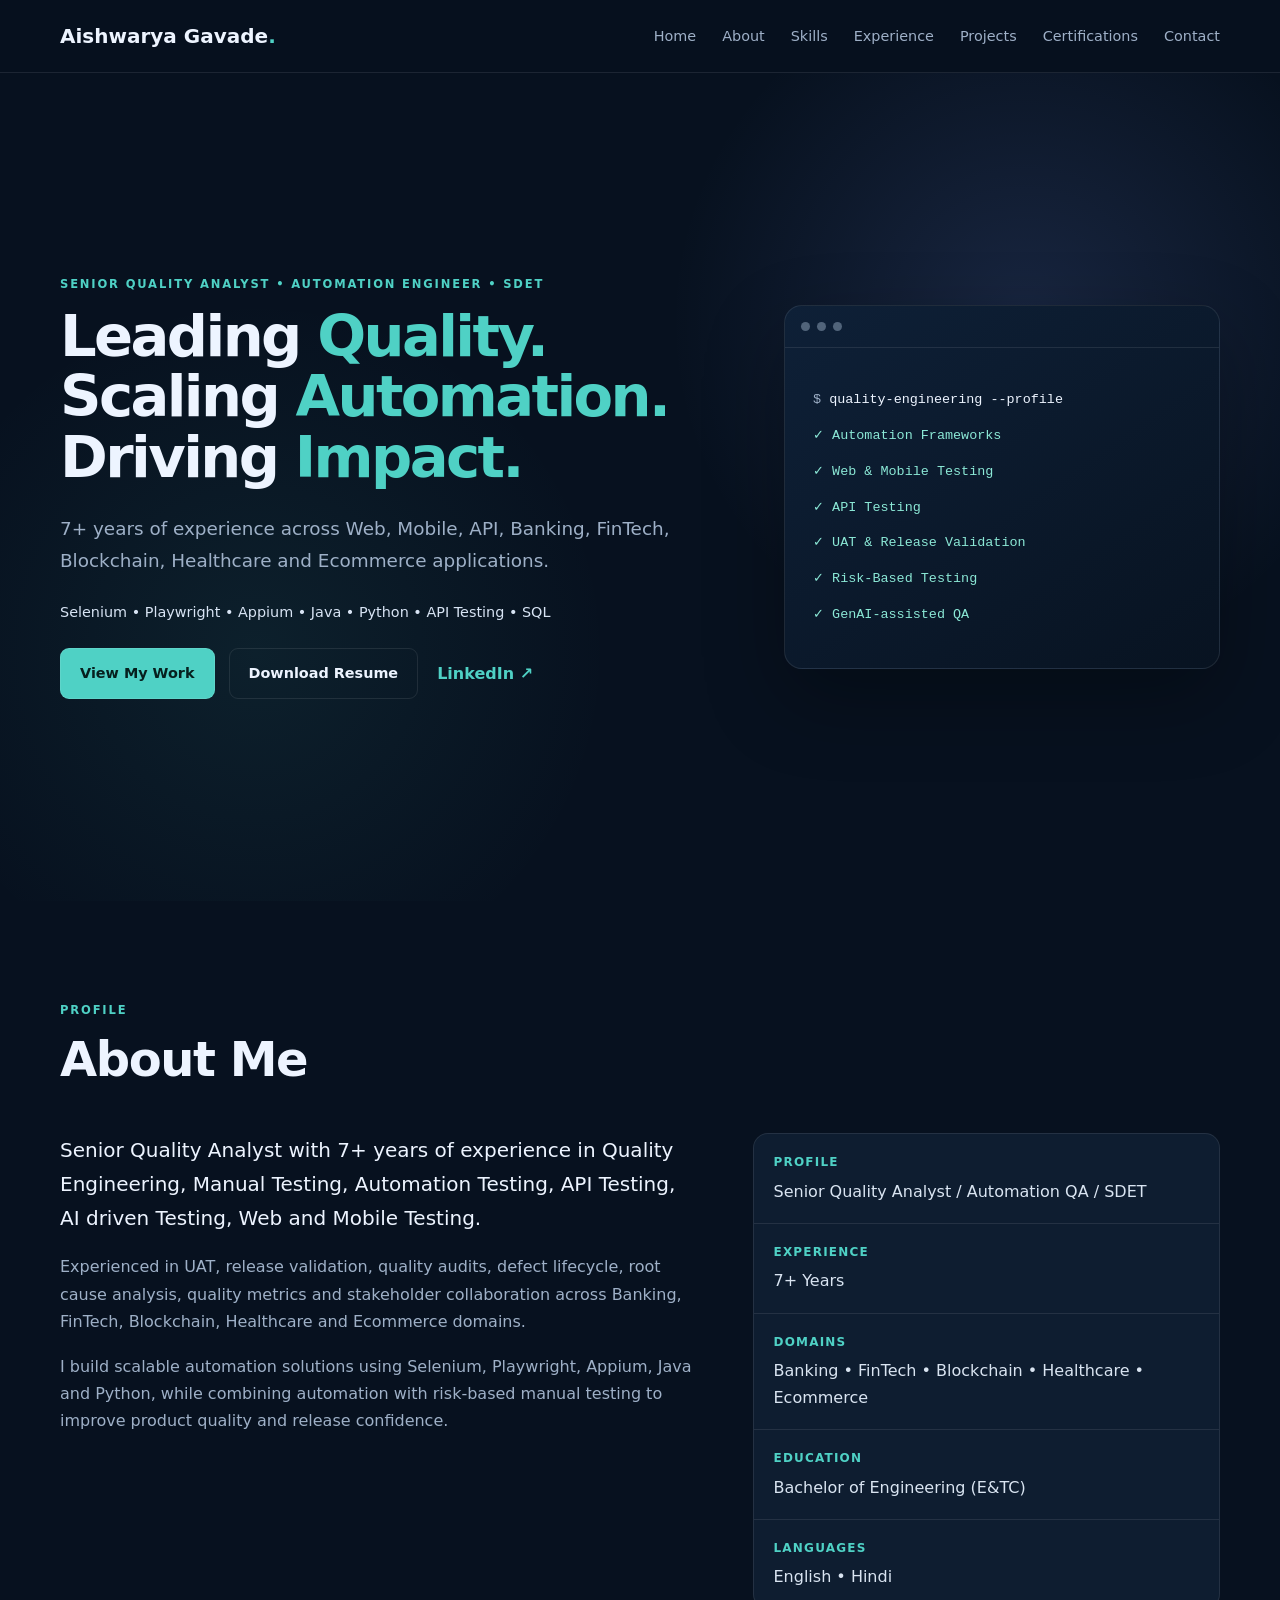
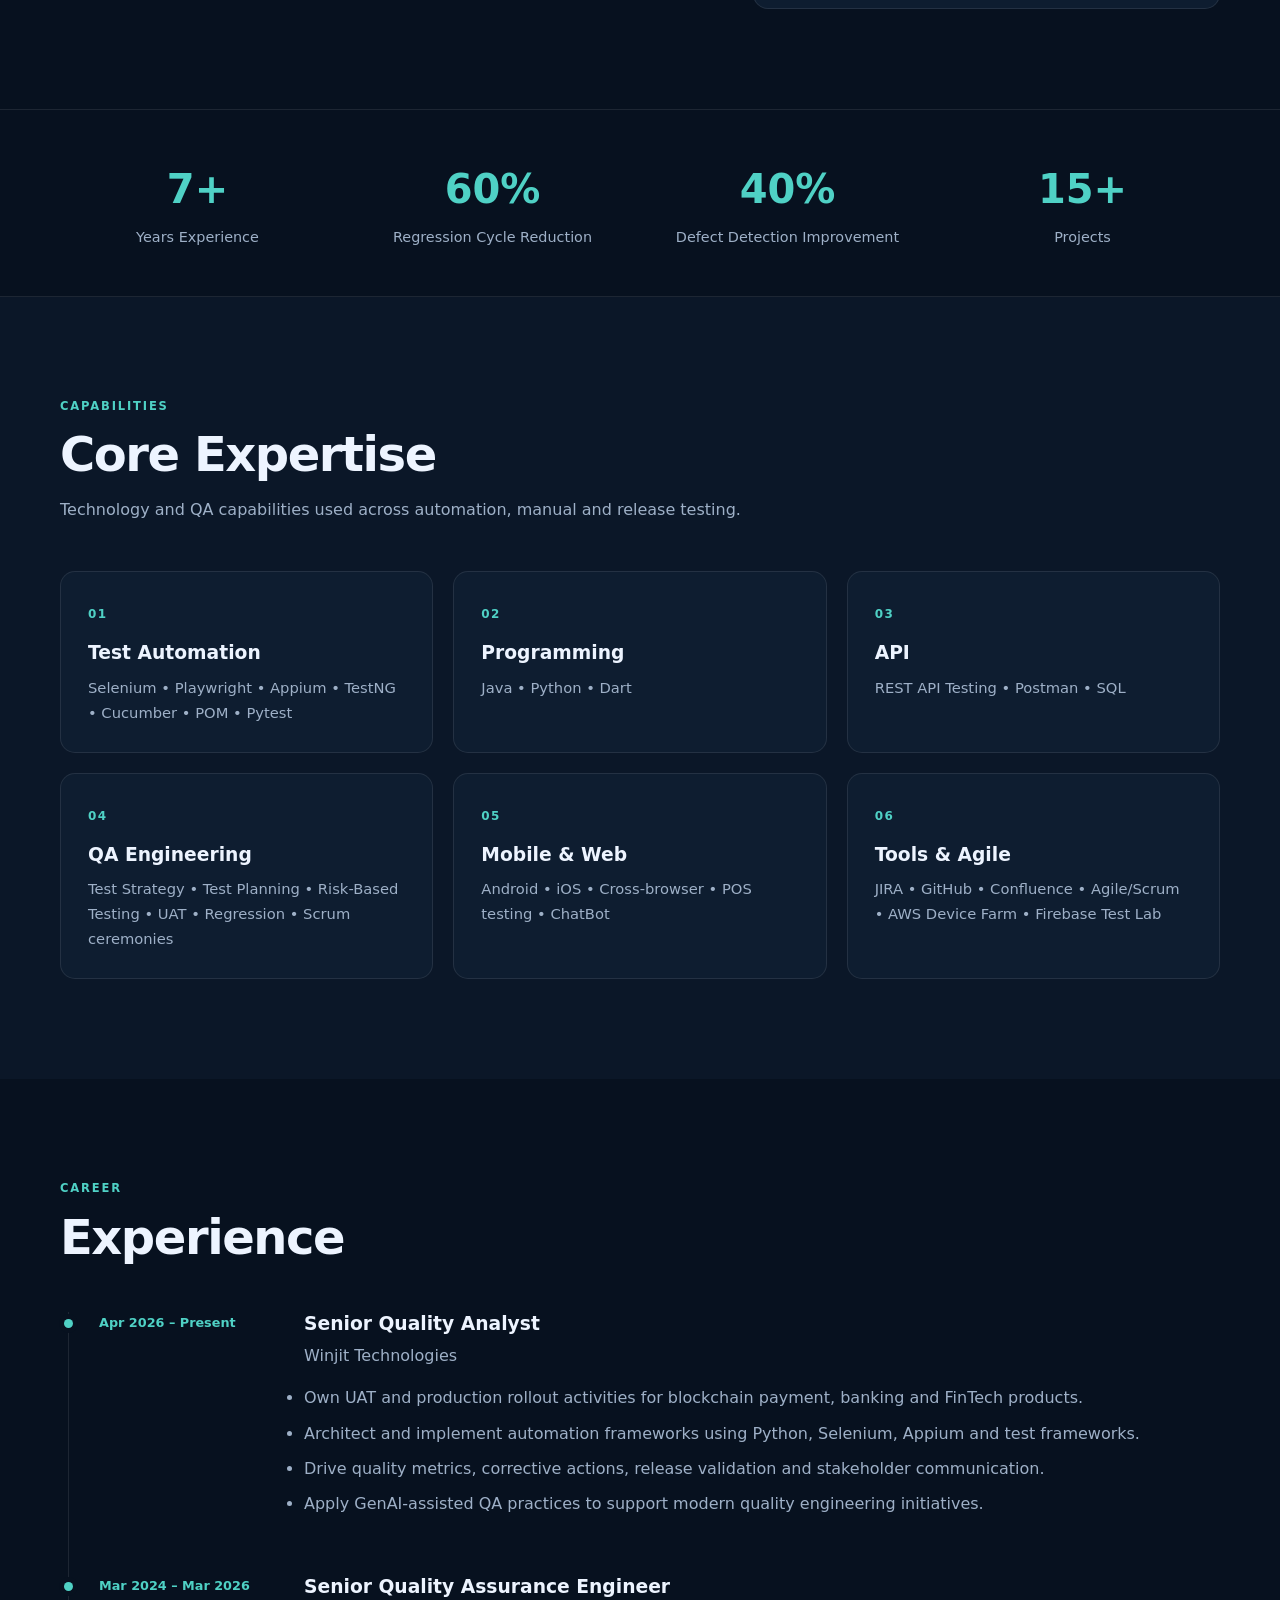
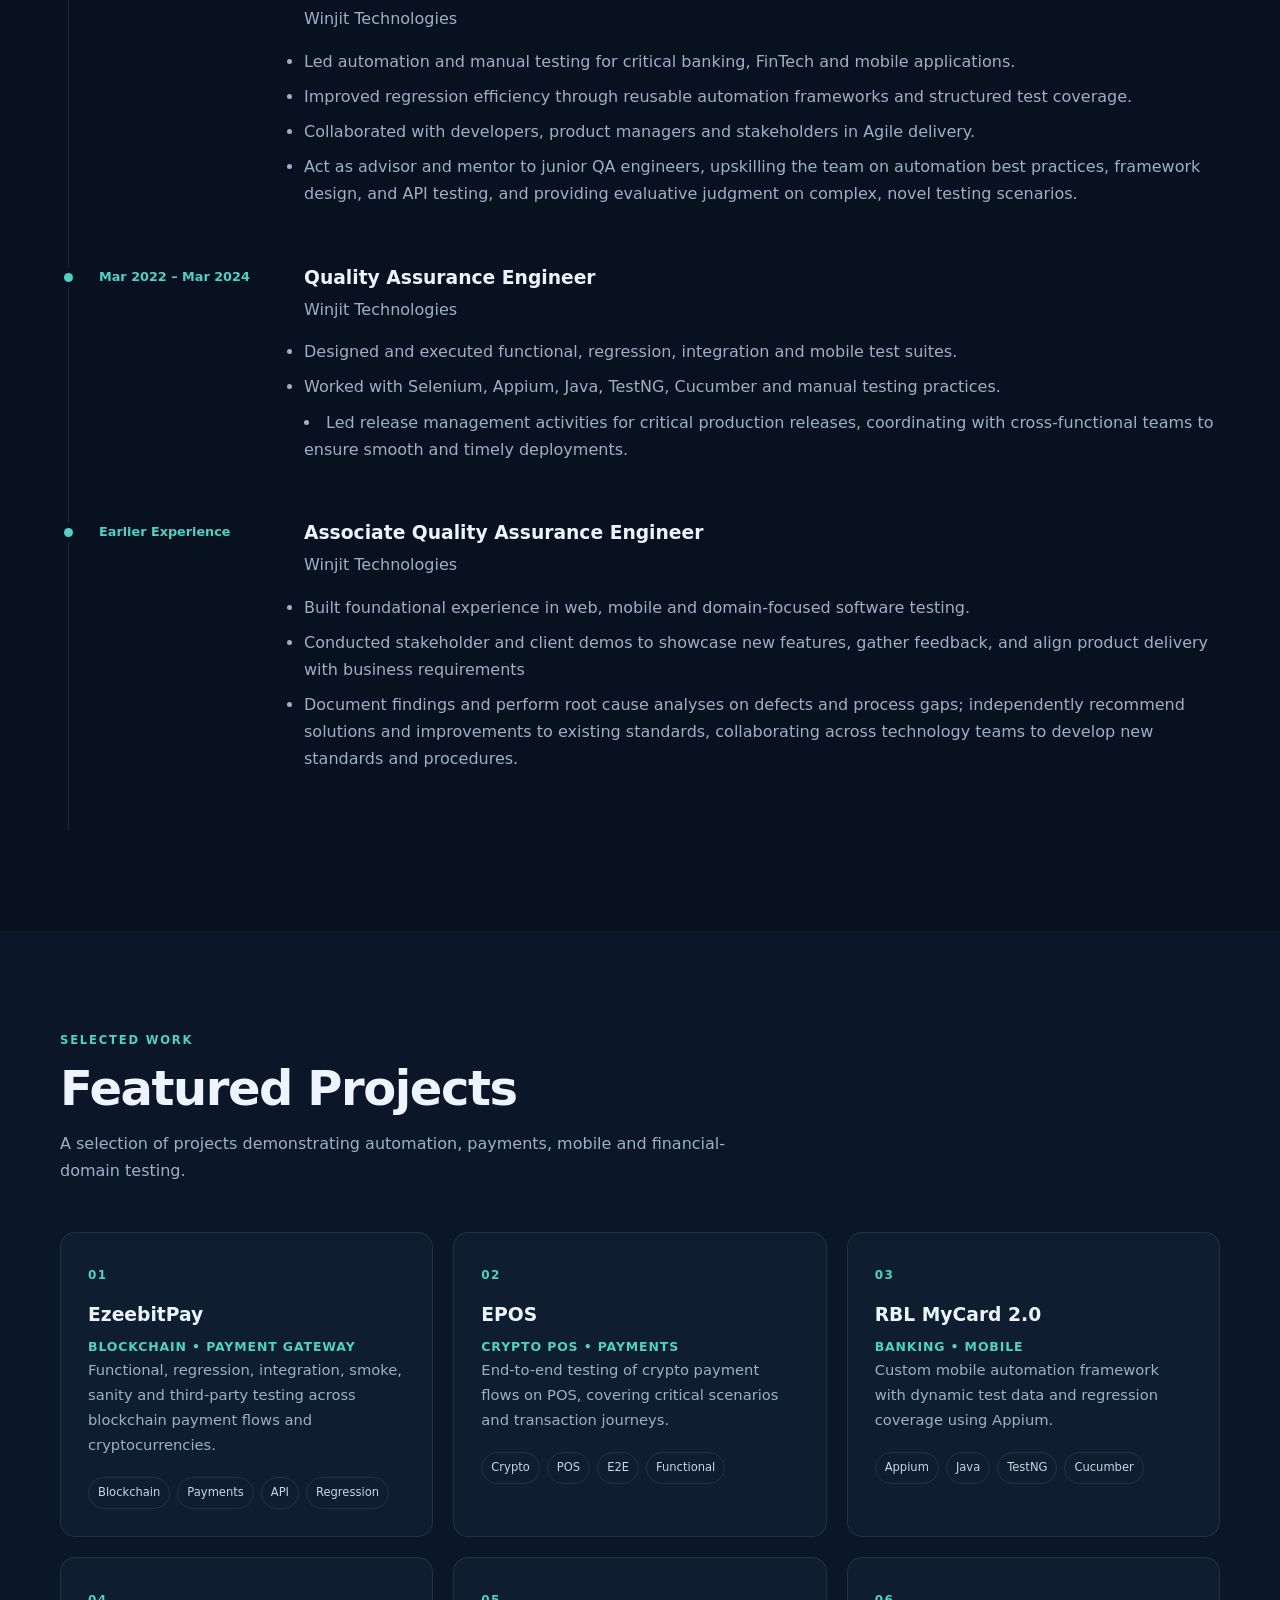
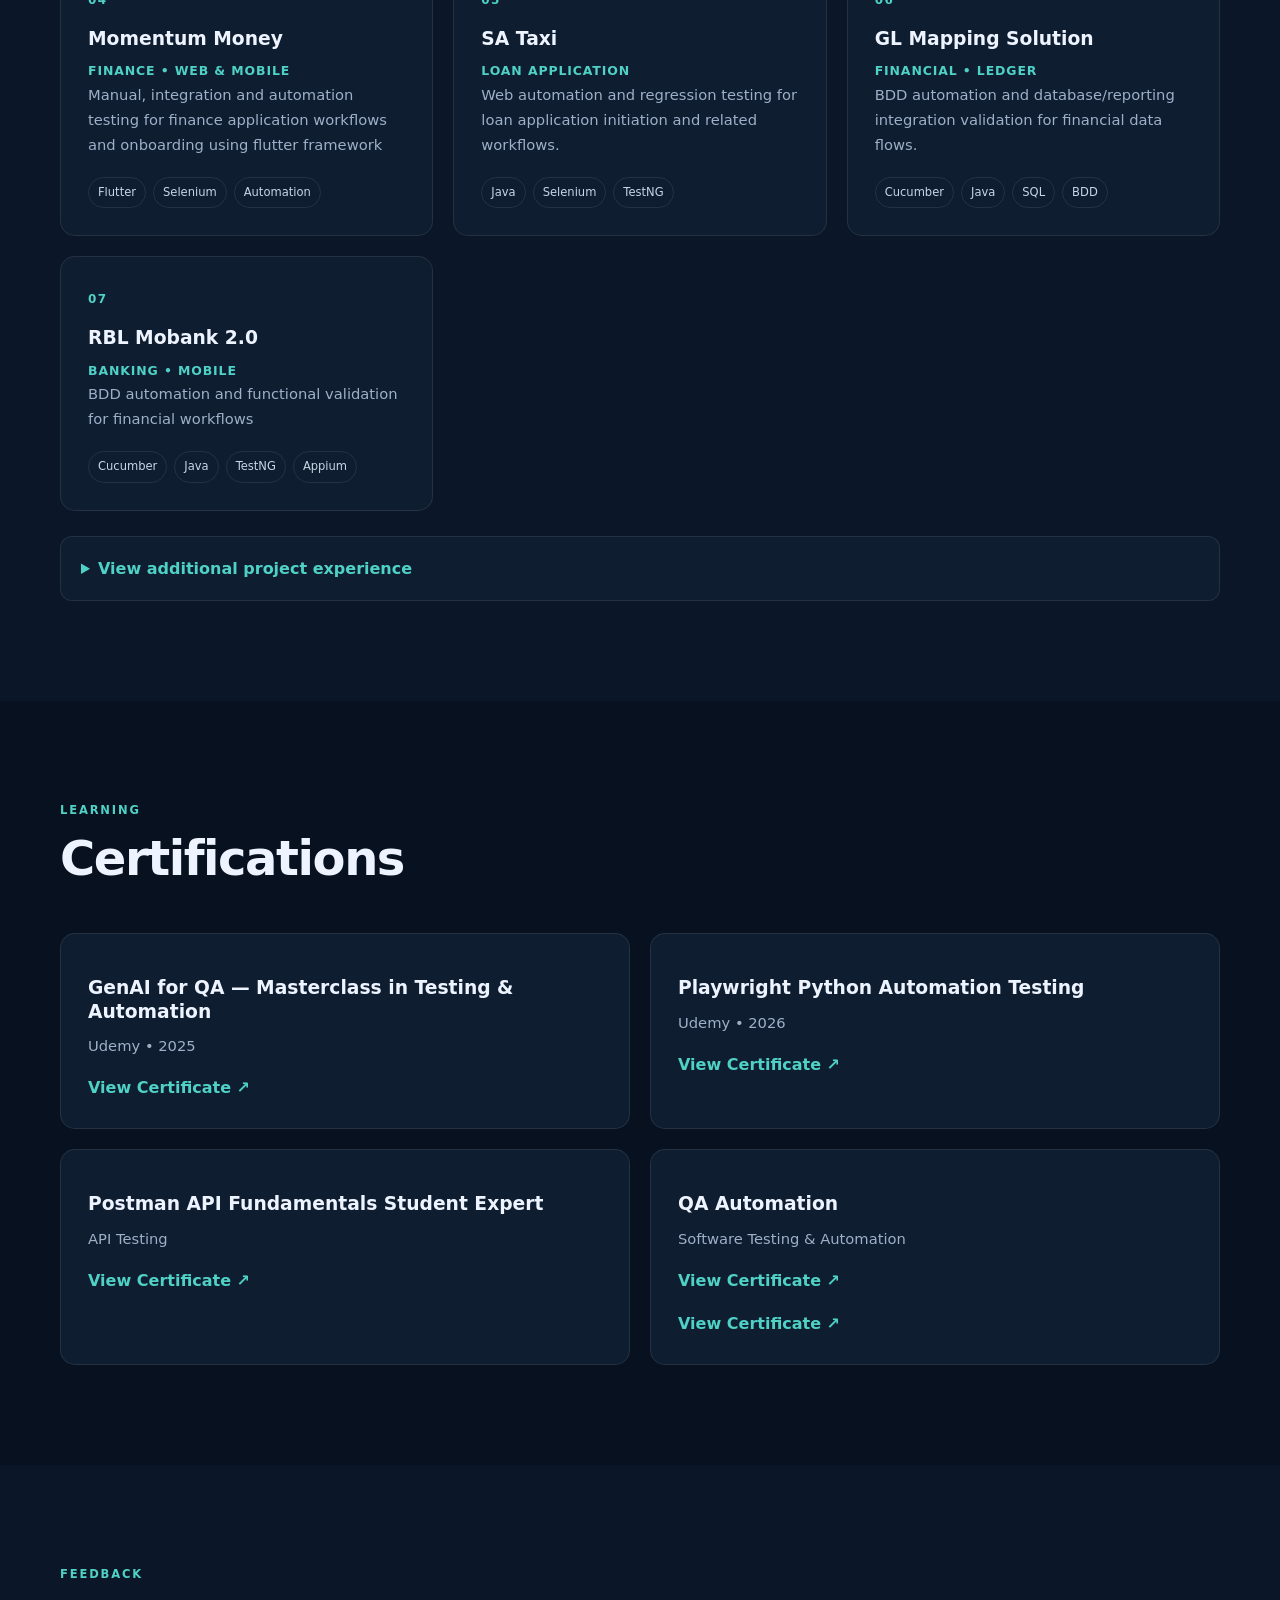
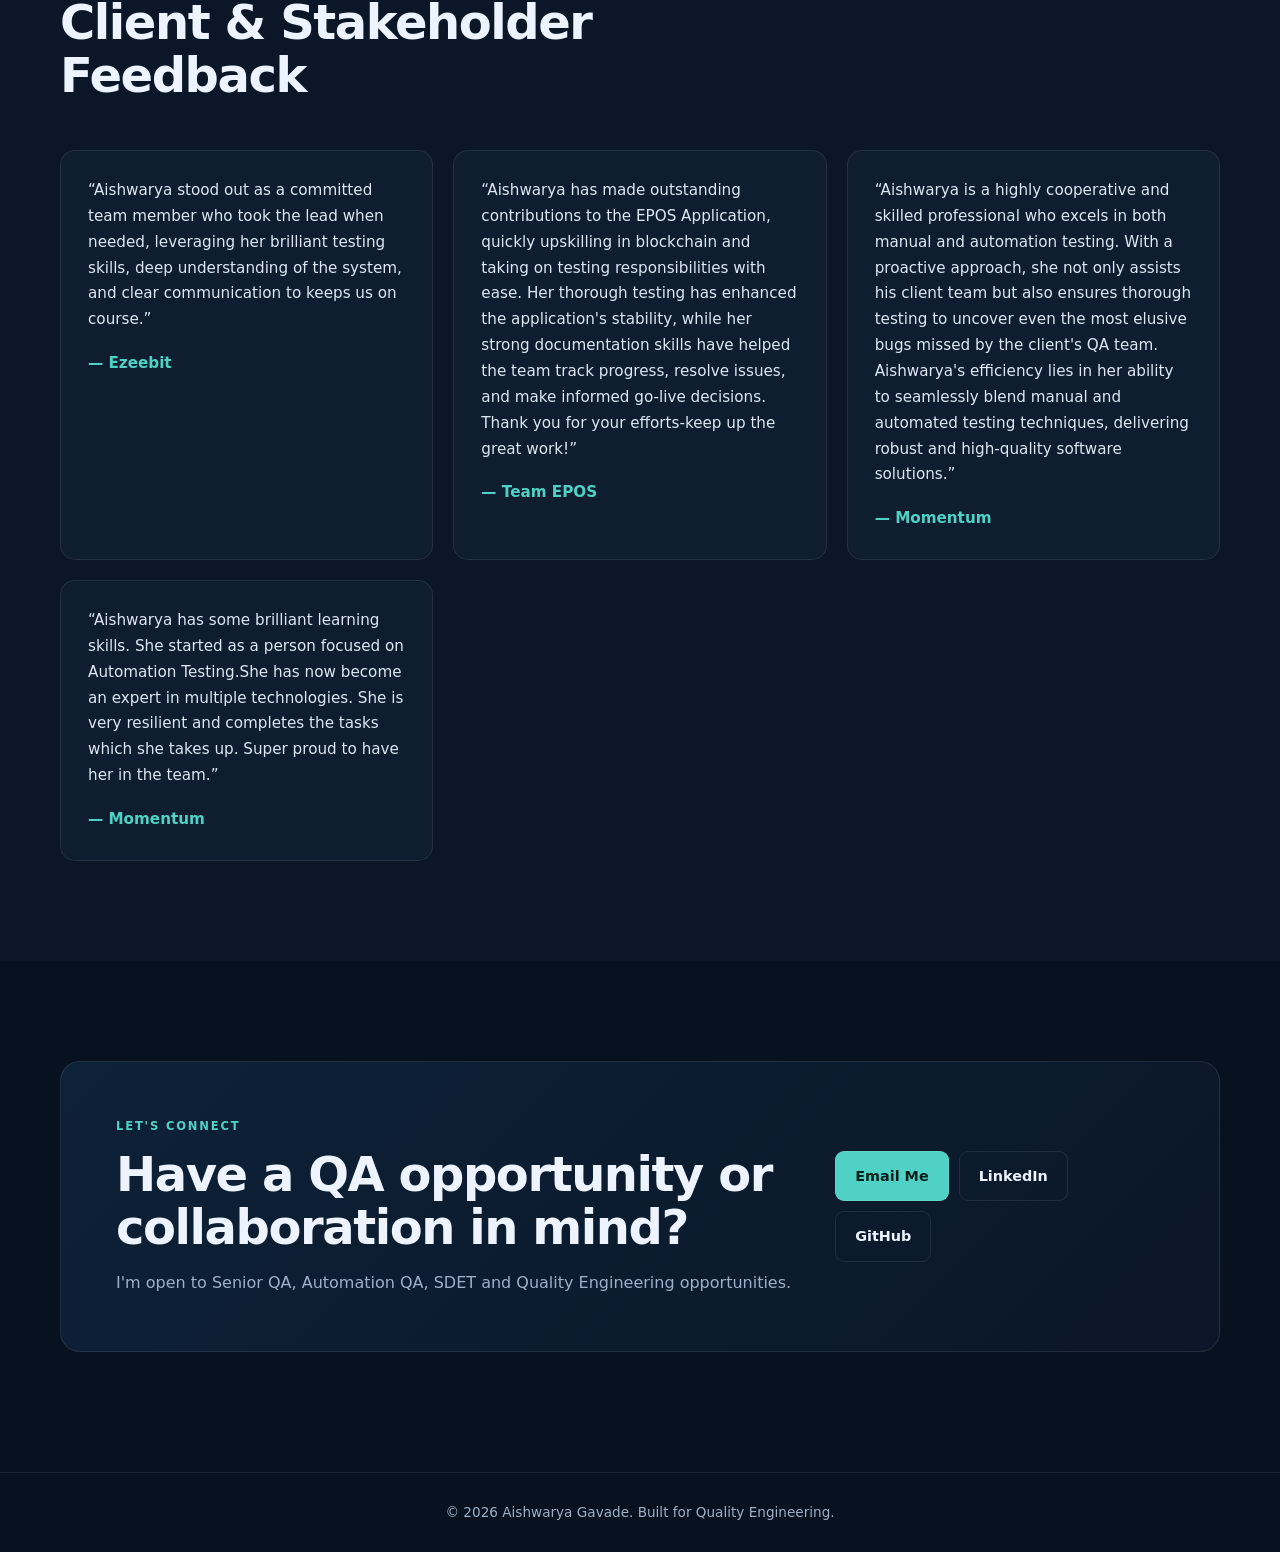
<file: index.html>
<!DOCTYPE html>
<html lang="en">
<head>
  <meta charset="UTF-8">
  <meta name="viewport" content="width=device-width, initial-scale=1.0">
  <meta name="description" content="Aishwarya Gavade — Senior Quality Analyst with 7+ years of experience in Quality Engineering, Automation Testing, Manual Testing, API Testing, Web and Mobile Testing.">
  <meta name="author" content="Aishwarya Gavade">
  <meta name="robots" content="index, follow">
  <meta property="og:title" content="Aishwarya Gavade | Senior Quality Analyst">
  <meta property="og:description" content="Senior Quality Analyst specializing in Automation QA, Selenium, Playwright, Appium, API Testing and Quality Engineering.">
  <meta property="og:type" content="website">
  <title>Aishwarya Gavade | Senior Quality Analyst | Automation QA</title>
  <link rel="icon" href="assets/images/favicon.svg" type="image/svg+xml">
  <link rel="stylesheet" href="assets/css/style.css">
</head>

<body>
<header class="site-header">
  <nav class="navbar container" aria-label="Primary navigation">
    <a class="brand" href="#home">Aishwarya Gavade<span>.</span></a>
    <button class="menu-toggle" aria-expanded="false" aria-controls="nav-menu" aria-label="Open navigation">☰</button>
    <div id="nav-menu" class="nav-menu">
      <a href="#home">Home</a>
      <a href="#about">About</a>
      <a href="#skills">Skills</a>
      <a href="#experience">Experience</a>
      <a href="#projects">Projects</a>
      <a href="#certifications">Certifications</a>
      <a href="#contact">Contact</a>
    </div>
  </nav>
</header>

<main>
<section id="home" class="hero">
  <div class="container hero-grid">
    <div class="hero-content">
      <p class="eyebrow">Senior Quality Analyst • Automation Engineer • SDET</p>
      <h1>Leading <span>Quality.</span><br>
        Scaling <span>Automation.</span><br>
        Driving <span>Impact.</span></h1>
      <p class="hero-copy">
        7+ years of experience across Web, Mobile, API, Banking, FinTech, Blockchain,
        Healthcare and Ecommerce applications.
      </p>
      <div class="tech-line">Selenium • Playwright • Appium • Java • Python • API Testing • SQL</div>
      <div class="actions">
        <a class="btn btn-primary" href="#projects">View My Work</a>
        <a class="btn btn-secondary" href="assets/Files/Aishwarya_Gavade_Sr_Quality_Analyst_Lead.pdf" target="_blank" rel="noopener noreferrer">Download Resume</a>
        <a class="text-link" href="https://www.linkedin.com/in/aishwarya-gavade-320508169/" target="_blank" rel="noopener noreferrer">LinkedIn ↗</a>
      </div>
    </div>
    <div class="hero-card">
      <div class="terminal-top"><span></span><span></span><span></span></div>
      <div class="terminal-body">
        <p><span class="muted">$</span> quality-engineering --profile</p>
        <p class="success">✓ Automation Frameworks</p>
        <p class="success">✓ Web & Mobile Testing</p>
        <p class="success">✓ API Testing</p>
        <p class="success">✓ UAT & Release Validation</p>
        <p class="success">✓ Risk-Based Testing</p>
        <p class="success">✓ GenAI-assisted QA</p>
      </div>
    </div>
  </div>
</section>

<section id="about" class="section">
  <div class="container">
    <div class="section-heading">
      <p class="eyebrow">Profile</p>
      <h2>About Me</h2>
    </div>
    <div class="about-grid">
      <div>
        <p class="lead">
          Senior Quality Analyst with 7+ years of experience in Quality Engineering,
          Manual Testing, Automation Testing, API Testing, AI driven Testing, Web and Mobile Testing.
        </p>
        <p>
          Experienced in UAT, release validation, quality audits, defect lifecycle,
          root cause analysis, quality metrics and stakeholder collaboration across
          Banking, FinTech, Blockchain, Healthcare and Ecommerce domains.
        </p>
        <p>
          I build scalable automation solutions using Selenium, Playwright, Appium,
          Java and Python, while combining automation with risk-based manual testing
          to improve product quality and release confidence.
        </p>
      </div>
      <div class="profile-panel">
        <div><strong>Profile</strong><span>Senior Quality Analyst / Automation QA / SDET</span></div>
        <div><strong>Experience</strong><span>7+ Years</span></div>
        <div><strong>Domains</strong><span>Banking • FinTech • Blockchain • Healthcare • Ecommerce</span></div>
        <div><strong>Education</strong><span>Bachelor of Engineering (E&TC)</span></div>
        <div><strong>Languages</strong><span>English • Hindi</span></div>
      </div>
    </div>
  </div>
</section>

<section id="metrics" class="metrics-section">
  <div class="container metrics-grid">
    <div class="metric"><strong>7+</strong><span>Years Experience</span></div>
    <div class="metric"><strong>60%</strong><span>Regression Cycle Reduction</span></div>
    <div class="metric"><strong>40%</strong><span>Defect Detection Improvement</span></div>
    <div class="metric"><strong>15+</strong><span>Projects</span></div>
  </div>
</section>

<section id="skills" class="section section-alt">
  <div class="container">
    <div class="section-heading">
      <p class="eyebrow">Capabilities</p>
      <h2>Core Expertise</h2>
      <p>Technology and QA capabilities used across automation, manual and release testing.</p>
    </div>
    <div class="skills-grid">
      <article class="skill-card"><span class="skill-icon">01</span><h3>Test Automation</h3><p>Selenium • Playwright • Appium • TestNG • Cucumber • POM • Pytest</p></article>
      <article class="skill-card"><span class="skill-icon">02</span><h3>Programming</h3><p>Java • Python • Dart</p></article>
      <article class="skill-card"><span class="skill-icon">03</span><h3>API</h3><p>REST API Testing • Postman • SQL </p></article>
      <article class="skill-card"><span class="skill-icon">04</span><h3>QA Engineering</h3><p>Test Strategy • Test Planning • Risk-Based Testing • UAT • Regression • Scrum ceremonies</p></article>
      <article class="skill-card"><span class="skill-icon">05</span><h3>Mobile & Web</h3><p>Android • iOS • Cross-browser • POS testing • ChatBot</p></article>
      <article class="skill-card"><span class="skill-icon">06</span><h3>Tools & Agile</h3><p>JIRA • GitHub • Confluence • Agile/Scrum • AWS Device Farm • Firebase Test Lab</p></article>
    </div>
  </div>
</section>

<section id="experience" class="section">
  <div class="container">
    <div class="section-heading"><p class="eyebrow">Career</p><h2>Experience</h2></div>
    <div class="timeline">
      <article class="timeline-item">
        <span class="timeline-date">Apr 2026 – Present</span>
        <div><h3>Senior Quality Analyst</h3><p class="company">Winjit Technologies</p>
          <ul><li>Own UAT and production rollout activities for blockchain payment, banking and FinTech products.</li>
          <li>Architect and implement automation frameworks using Python, Selenium, Appium and test frameworks.</li>
          <li>Drive quality metrics, corrective actions, release validation and stakeholder communication.</li>
          <li>Apply GenAI-assisted QA practices to support modern quality engineering initiatives.</li></ul>
        </div>
      </article>
      <article class="timeline-item">
        <span class="timeline-date">Mar 2024 – Mar 2026</span>
        <div><h3>Senior Quality Assurance Engineer</h3><p class="company">Winjit Technologies</p>
          <ul><li>Led automation and manual testing for critical banking, FinTech and mobile applications.</li>
          <li>Improved regression efficiency through reusable automation frameworks and structured test coverage.</li>
          <li>Collaborated with developers, product managers and stakeholders in Agile delivery.</li>
          <li>Act as advisor and mentor to junior QA engineers, upskilling the team on automation best practices, framework design,
            and API testing, and providing evaluative judgment on complex, novel testing scenarios.
          </li></ul>
        </div>
      </article>
      <article class="timeline-item">
        <span class="timeline-date">Mar 2022 – Mar 2024</span>
        <div><h3>Quality Assurance Engineer</h3><p class="company">Winjit Technologies</p>
          <ul><li>Designed and executed functional, regression, integration and mobile test suites.</li>
          <li>Worked with Selenium, Appium, Java, TestNG, Cucumber and manual testing practices.</li></ul>
          <li>Led release management activities for critical production releases, coordinating with cross-functional teams to ensure
            smooth and timely deployments.
          </li>
        </div>
      </article>
      <article class="timeline-item">
        <span class="timeline-date">Earlier Experience</span>
        <div><h3>Associate Quality Assurance Engineer</h3><p class="company">Winjit Technologies</p>
          <ul><li>Built foundational experience in web, mobile and domain-focused software testing.</li></ul>
          <ul><li>Conducted stakeholder and client demos to showcase new features, gather feedback, and align product delivery with
            business requirements</li>
          <li>Document findings and perform root cause analyses on defects and process gaps; independently recommend solutions
            and improvements to existing standards, collaborating across technology teams to develop new standards and
            procedures.</li></ul>
        </div>
      </article>
    </div>
  </div>
</section>

<section id="projects" class="section section-alt">
  <div class="container">
    <div class="section-heading"><p class="eyebrow">Selected Work</p><h2>Featured Projects</h2><p>A selection of projects demonstrating automation, payments, mobile and financial-domain testing.</p></div>
    <div class="projects-grid">
      <article class="project-card"><span class="project-number">01</span><h3>EzeebitPay</h3><p class="project-domain">Blockchain • Payment Gateway</p><p>Functional, regression, integration, smoke, sanity and third-party testing across blockchain payment flows and cryptocurrencies.</p><div class="tags"><span>Blockchain</span><span>Payments</span><span>API</span><span>Regression</span></div></article>
      <article class="project-card"><span class="project-number">02</span><h3>EPOS</h3><p class="project-domain">Crypto POS • Payments</p><p>End-to-end testing of crypto payment flows on POS, covering critical scenarios and transaction journeys.</p><div class="tags"><span>Crypto</span><span>POS</span><span>E2E</span><span>Functional</span></div></article>
      <article class="project-card"><span class="project-number">03</span><h3>RBL MyCard 2.0</h3><p class="project-domain">Banking • Mobile</p><p>Custom mobile automation framework with dynamic test data and regression coverage using Appium.</p><div class="tags"><span>Appium</span><span>Java</span><span>TestNG</span><span>Cucumber</span></div></article>
      <article class="project-card"><span class="project-number">04</span><h3>Momentum Money</h3><p class="project-domain">Finance • Web & Mobile</p><p>Manual, integration and automation testing for finance application workflows and onboarding using flutter framework</p><div class="tags"><span>Flutter</span><span>Selenium</span><span>Automation</span></div></article>
      <article class="project-card"><span class="project-number">05</span><h3>SA Taxi</h3><p class="project-domain">Loan Application</p><p>Web automation and regression testing for loan application initiation and related workflows.</p><div class="tags"><span>Java</span><span>Selenium</span><span>TestNG</span></div></article>
      <article class="project-card"><span class="project-number">06</span><h3>GL Mapping Solution</h3><p class="project-domain">Financial • Ledger</p><p>BDD automation and database/reporting integration validation for financial data flows.</p><div class="tags"><span>Cucumber</span><span>Java</span><span>SQL</span><span>BDD</span></div></article>
      <article class="project-card"><span class="project-number">07</span><h3>RBL Mobank 2.0</h3><p class="project-domain">Banking • Mobile</p><p>BDD automation and functional validation for financial workflows</p><div class="tags"><span>Cucumber</span><span>Java</span><span>TestNG</span><span>Appium</span></div></article>
    </div>
    <details class="more-projects">
      <summary>View additional project experience</summary>
      <div class="additional-projects">
       <span>Optima</span><span>Kotak Leap</span><span>CIB Assist</span>
        <span>Safe Paths</span><span>Pothole Patrol</span><span>Health Impact</span><span>E4 Deceased Estate</span>
        <span>Kalimati</span>
      </div>
    </details>
  </div>
</section>

<section id="certifications" class="section">
  <div class="container">
    <div class="section-heading"><p class="eyebrow">Learning</p><h2>Certifications</h2></div>
    <div class="cert-grid">
      <article class="cert-card"><h3>GenAI for QA — Masterclass in Testing & Automation</h3><p>Udemy • 2025</p><a href="https://www.udemy.com/certificate/UC-867b16fe-497e-4fc0-9781-485c0681af5a/" target="_blank" rel="noopener noreferrer">View Certificate ↗</a></article>
      <article class="cert-card"><h3>Playwright Python Automation Testing</h3><p>Udemy • 2026</p><a href="https://www.udemy.com/certificate/UC-1b1ee928-a4c9-4a72-a421-323eadcc7d44/" target="_blank" rel="noopener noreferrer">View Certificate ↗</a></article>
      <article class="cert-card"><h3>Postman API Fundamentals Student Expert</h3><p>API Testing</p><a href="assets/Files/postman%20certificate.pdf" target="_blank" rel="noopener noreferrer">View Certificate ↗</a></article>
      <article class="cert-card"><h3>QA Automation</h3><p>Software Testing & Automation</p><a href="assets/Files/software%20testing%20certificate.jpg" target="_blank" rel="noopener noreferrer">View Certificate ↗</a>
        <br><a href="assets/Files/Aishwarya_QA_Certificate.pdf" target="_blank" rel="noopener noreferrer">View Certificate ↗</a></article>
    </div>
  </div>
</section>

<section id="feedback" class="section section-alt">
  <div class="container">
    <div class="section-heading"><p class="eyebrow">Feedback</p><h2>Client & Stakeholder Feedback</h2></div>
    <div class="feedback-grid">
      <blockquote>“Aishwarya stood out as a committed team member who took the lead when needed, leveraging her brilliant testing skills, deep understanding of the system, and clear communication to keeps us on course.”<cite>— Ezeebit</cite></blockquote>
      <blockquote>“Aishwarya has made outstanding contributions to the EPOS Application, quickly upskilling in blockchain and taking on testing responsibilities with ease. Her thorough testing has enhanced the application's stability, while her strong documentation skills have helped the team track progress, resolve issues, and make informed go-live decisions. Thank you for your efforts-keep up the great work!”<cite>— Team EPOS</cite></blockquote>
      <blockquote>“Aishwarya is a highly cooperative and skilled professional who excels in both manual and automation testing. With a proactive approach, she not only assists his client team but also ensures thorough testing to uncover even the most elusive bugs missed by the client's QA team. Aishwarya's efficiency lies in her ability to seamlessly blend manual and automated testing techniques, delivering robust and high-quality software solutions.”<cite>— Momentum</cite></blockquote>
      <blockquote>“Aishwarya has some brilliant learning skills. She started as a person focused on Automation Testing.She has now become an expert in multiple technologies. She is very resilient and completes the tasks which she takes up. Super proud to have her in the team.”<cite>— Momentum</cite></blockquote>
    </div>
  </div>
</section>

<section id="contact" class="section contact-section">
  <div class="container contact-box">
    <div><p class="eyebrow">Let's Connect</p><h2>Have a QA opportunity or collaboration in mind?</h2><p>I'm open to Senior QA, Automation QA, SDET and Quality Engineering opportunities.</p></div>
    <div class="contact-actions">
      <a class="btn btn-primary" href="mailto:aishwaryagavade97@gmail.com">Email Me</a>
      <a class="btn btn-secondary" href="https://www.linkedin.com/in/aishwarya-gavade-320508169/" target="_blank" rel="noopener noreferrer">LinkedIn</a>
      <a class="btn btn-secondary" href="https://github.com/Aishwarya-gavade" target="_blank" rel="noopener noreferrer">GitHub</a>
    </div>
  </div>
</section>
</main>

<footer class="footer">
  <div class="container"><p>© <span id="year"></span> Aishwarya Gavade. Built for Quality Engineering.</p></div>
</footer>
<script src="assets/js/main.js"></script>
</body>
</html>
</file>
<file: assets/css/style.css>
:root{
  --bg:#07111f;--bg2:#0b1728;--card:#0e1d30;--text:#edf4ff;--muted:#9eb0c7;
  --accent:#4fd1c5;--accent2:#7c9cff;--border:rgba(255,255,255,.09);--max:1160px;
}
*{box-sizing:border-box;margin:0;padding:0}
html{scroll-behavior:smooth}
body{font-family:Inter,ui-sans-serif,system-ui,-apple-system,BlinkMacSystemFont,"Segoe UI",sans-serif;background:var(--bg);color:var(--text);line-height:1.7}
a{color:inherit;text-decoration:none}
.container{width:min(var(--max),calc(100% - 40px));margin:auto}
.site-header{position:sticky;top:0;z-index:100;background:rgba(7,17,31,.88);backdrop-filter:blur(14px);border-bottom:1px solid var(--border)}
.navbar{height:72px;display:flex;align-items:center;justify-content:space-between}
.brand{font-size:1.25rem;font-weight:800}.brand span{color:var(--accent)}
.nav-menu{display:flex;gap:26px;align-items:center}.nav-menu a{font-size:.9rem;color:var(--muted);transition:.2s}.nav-menu a:hover{color:var(--accent)}
.menu-toggle{display:none;background:none;border:0;color:var(--text);font-size:1.6rem}
.hero{min-height:calc(100vh - 72px);display:grid;align-items:center;background:radial-gradient(circle at 80% 30%,rgba(124,156,255,.15),transparent 30%),radial-gradient(circle at 20% 70%,rgba(79,209,197,.08),transparent 30%)}
.hero-grid{display:grid;grid-template-columns:1.2fr .8fr;gap:70px;align-items:center;padding:90px 0}
.eyebrow{text-transform:uppercase;letter-spacing:.16em;font-size:.72rem;font-weight:800;color:var(--accent);margin-bottom:12px}
h1{font-size:clamp(2.2rem,4.5vw,4rem);line-height:1.05;letter-spacing:-.045em;margin-bottom:25px}
h1 span{color:var(--accent)}
h2{font-size:clamp(2rem,4vw,3rem);line-height:1.1;margin-bottom:15px;letter-spacing:-.03em}
h3{line-height:1.25}
.hero-copy{font-size:1.15rem;color:var(--muted);max-width:700px}
.tech-line{margin:24px 0;color:#d8e4f4;font-size:.9rem}
.actions{display:flex;align-items:center;gap:14px;flex-wrap:wrap}.btn{display:inline-flex;padding:12px 19px;border-radius:9px;border:1px solid var(--border);font-weight:750;font-size:.9rem}.btn-primary{background:var(--accent);color:#06201e}.btn-secondary{background:transparent}.text-link{color:var(--accent);font-weight:700;margin-left:5px}
.hero-card{border:1px solid var(--border);background:linear-gradient(145deg,#0e2037,#081321);border-radius:18px;box-shadow:0 30px 80px rgba(0,0,0,.3);overflow:hidden}
.terminal-top{height:42px;border-bottom:1px solid var(--border);display:flex;align-items:center;gap:7px;padding:0 16px}.terminal-top span{width:9px;height:9px;border-radius:50%;background:#51647a}
.terminal-body{padding:28px;font-family:ui-monospace,SFMono-Regular,Menlo,monospace;font-size:.84rem}.terminal-body p{margin:13px 0}.muted{color:var(--muted)}.success{color:#8be8d6}
.section{padding:100px 0}.section-alt{background:var(--bg2)}.section-heading{margin-bottom:48px;max-width:700px}.section-heading>p:last-child{color:var(--muted)}
.about-grid{display:grid;grid-template-columns:1.15fr .85fr;gap:60px}.about-grid p{color:var(--muted);margin-bottom:18px}.about-grid .lead{font-size:1.25rem;color:var(--text)}
.profile-panel{border:1px solid var(--border);border-radius:15px;overflow:hidden;background:var(--card)}.profile-panel div{padding:18px 20px;border-bottom:1px solid var(--border);display:grid;gap:5px}.profile-panel div:last-child{border:0}.profile-panel strong{font-size:.75rem;text-transform:uppercase;letter-spacing:.1em;color:var(--accent)}.profile-panel span{color:#d9e4f1}
.metrics-section{border-top:1px solid var(--border);border-bottom:1px solid var(--border);padding:45px 0}.metrics-grid{display:grid;grid-template-columns:repeat(4,1fr);gap:20px}.metric{text-align:center}.metric strong{display:block;font-size:2.5rem;color:var(--accent)}.metric span{color:var(--muted);font-size:.9rem}
.skills-grid,.projects-grid,.cert-grid,.feedback-grid{display:grid;grid-template-columns:repeat(3,1fr);gap:20px}.skill-card,.project-card,.cert-card,blockquote{border:1px solid var(--border);background:var(--card);border-radius:15px;padding:27px;transition:.25s}.skill-card:hover,.project-card:hover,.cert-card:hover{transform:translateY(-5px);border-color:rgba(79,209,197,.35)}.skill-icon,.project-number{color:var(--accent);font-size:.75rem;font-weight:900;letter-spacing:.12em}.skill-card h3,.project-card h3,.cert-card h3{margin:15px 0 10px}.skill-card p,.project-card p,.cert-card p{color:var(--muted);font-size:.92rem}
.timeline{border-left:1px solid var(--border);margin-left:8px}.timeline-item{display:grid;grid-template-columns:170px 1fr;gap:35px;padding:0 0 50px 30px;position:relative}.timeline-item:before{content:"";position:absolute;left:-5px;top:7px;width:9px;height:9px;background:var(--accent);border-radius:50%;box-shadow:0 0 0 5px var(--bg)}
.timeline-date{font-size:.8rem;color:var(--accent);font-weight:800}.company{color:var(--muted);margin:7px 0 15px}.timeline-item li{color:var(--muted);margin:8px 0}
.project-domain{color:var(--accent)!important;font-size:.78rem!important;font-weight:750;text-transform:uppercase;letter-spacing:.07em}.tags{display:flex;gap:7px;flex-wrap:wrap;margin-top:20px}.tags span,.additional-projects span{font-size:.72rem;padding:5px 9px;border:1px solid var(--border);border-radius:999px;color:#c7d5e6}
.more-projects{margin-top:25px;border:1px solid var(--border);border-radius:12px;padding:18px 20px;background:var(--card)}.more-projects summary{cursor:pointer;font-weight:750;color:var(--accent)}.additional-projects{display:flex;flex-wrap:wrap;gap:8px;margin-top:20px}
.cert-grid{grid-template-columns:repeat(2,1fr)}.cert-card a{display:inline-block;margin-top:16px;color:var(--accent);font-weight:750}
.feedback-grid{grid-template-columns:repeat(3,1fr)}blockquote{color:#dce7f3;font-size:.95rem}blockquote cite{display:block;margin-top:18px;color:var(--accent);font-style:normal;font-weight:800}
.contact-section{padding-bottom:120px}.contact-box{border:1px solid var(--border);border-radius:20px;background:linear-gradient(135deg,#0d2137,#0b1728);padding:55px;display:flex;align-items:center;justify-content:space-between;gap:40px}.contact-box h2{max-width:700px}.contact-box p:not(.eyebrow){color:var(--muted)}.contact-actions{display:flex;gap:10px;flex-wrap:wrap}
.footer{padding:28px 0;border-top:1px solid var(--border);color:var(--muted);font-size:.85rem;text-align:center}
@media(max-width:900px){.hero-grid,.about-grid{grid-template-columns:1fr}.hero-card{max-width:650px}.skills-grid,.projects-grid,.feedback-grid{grid-template-columns:repeat(2,1fr)}.metrics-grid{grid-template-columns:repeat(2,1fr)}.contact-box{display:block}.contact-actions{margin-top:25px}}
@media(max-width:680px){.container{width:min(var(--max),calc(100% - 28px))}.menu-toggle{display:block}.nav-menu{display:none;position:absolute;top:72px;left:0;right:0;padding:15px 20px;background:var(--bg);border-bottom:1px solid var(--border);flex-direction:column;align-items:flex-start}.nav-menu.open{display:flex}.hero-grid{padding:65px 0}.section{padding:75px 0}.skills-grid,.projects-grid,.feedback-grid,.cert-grid{grid-template-columns:1fr}.metrics-grid{grid-template-columns:1fr 1fr}.timeline-item{grid-template-columns:1fr;gap:8px;padding-left:22px}.contact-box{padding:35px 25px}h1{font-size:2.7rem}}
</file>
